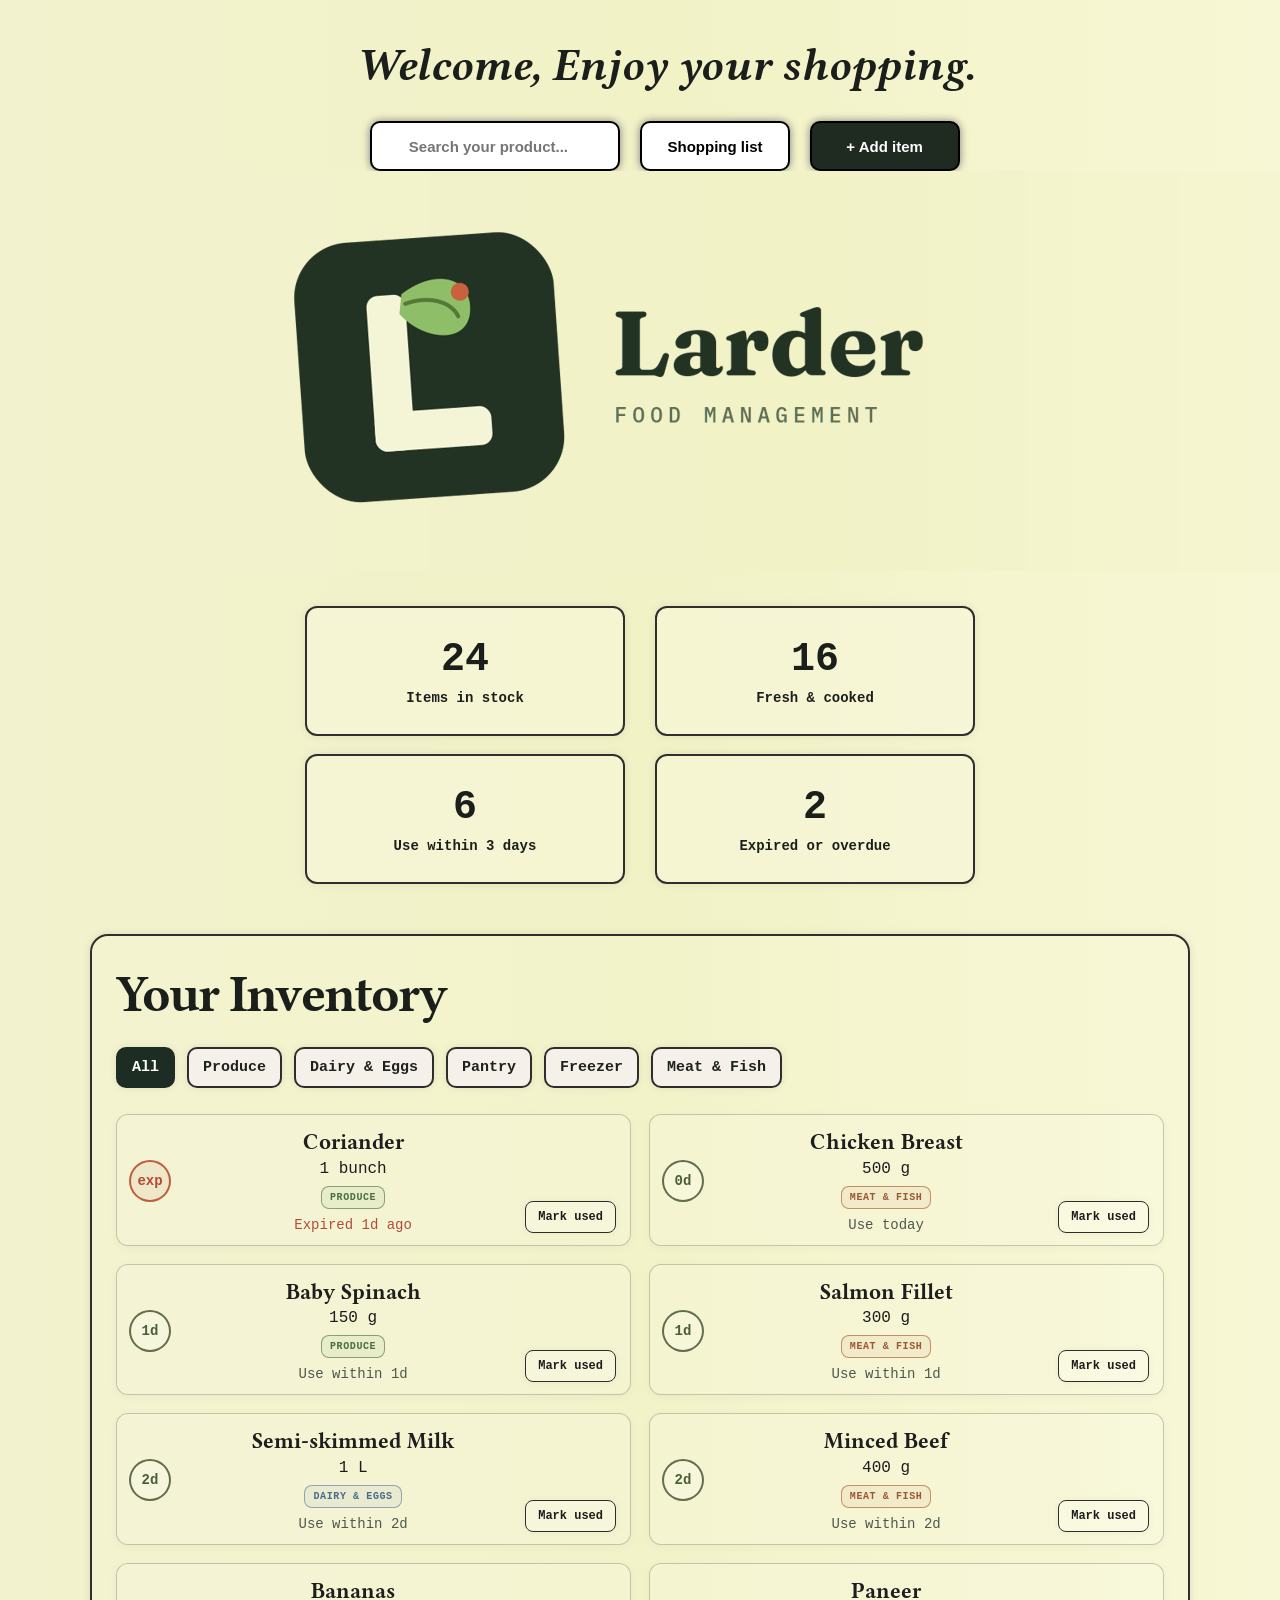
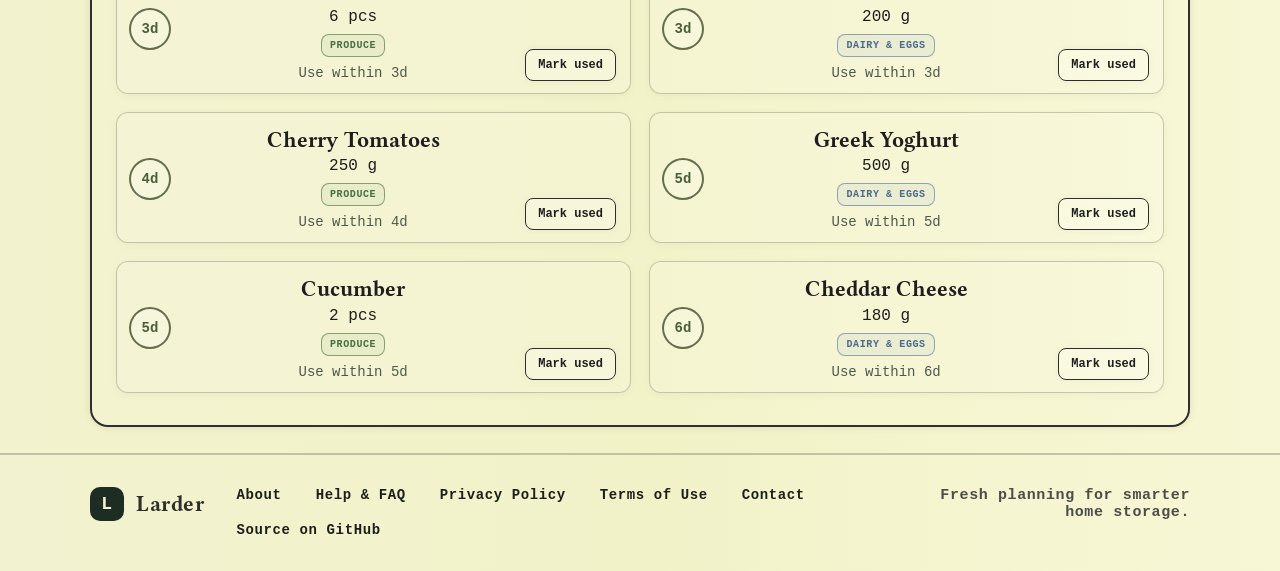
<file: index.html>
<!doctype html>
<html lang="en">
  <head>
    <meta charset="UTF-8" />
    <meta name="viewport" content="width=device-width, initial-scale=1.0" />
    <link rel="preconnect" href="https://fonts.googleapis.com" />
    <link rel="stylesheet" href="style.css" />
    <link rel="preconnect" href="https://fonts.gstatic.com" crossorigin />
    <link
      href="https://fonts.googleapis.com/css2?family=Libertinus+Serif:ital,wght@0,400;0,600;0,700;1,400;1,600;1,700&display=swap"
      rel="stylesheet"
    />
    <title>Document</title>
  </head>
  <body>
    <h1 class="welcome">Welcome, Enjoy your shopping.</h1>

    <div class="top">
      <input
        id="search"
        type="search"
        name=""
        id=""
        placeholder="Search your product..."
      />
      <button class="list">Shopping list</button>
      <button class="item">+ Add item</button>
      <div class="image">
        <img src="larder-logo-on-gradient.png" alt="Larder logo" />
      </div>
    </div>

    <section class="top-summary" aria-label="Inventory overview">
      <div class="stock">
        <div class="stock1">
          <h2 class="h2_24">24</h2>
          <p class="i_inStock">Items in stock</p>
        </div>
        <div class="stock2">
          <h2 class="h2_24">16</h2>
          <p class="i_inStock">Fresh & cooked</p>
        </div>
      </div>
      <div class="stocking">
        <div class="stock3">
          <h2 class="h2_24">6</h2>
          <p class="i_inStock">Use within 3 days</p>
        </div>
        <div class="stock4">
          <h2 class="h2_24">2</h2>
          <p class="i_inStock">Expired or overdue</p>
        </div>
      </div>
    </section>
    <section class="inventory" aria-labelledby="inventory-title">
      <h2 id="inventory-title">Your Inventory</h2>

      <nav class="i_items" aria-label="Inventory categories">
        <button class="filter-btn active" type="button">All</button>
        <button class="filter-btn" type="button">Produce</button>
        <button class="filter-btn" type="button">Dairy &amp; Eggs</button>
        <button class="filter-btn" type="button">Pantry</button>
        <button class="filter-btn" type="button">Freezer</button>
        <button class="filter-btn" type="button">Meat &amp; Fish</button>
      </nav>

      <div class="inventory-grid" aria-live="polite">
        <article
          class="inventory-card expired"
          data-category="Produce"
          data-name="coriander"
        >
          <div class="expiry-badge expired-badge">exp</div>
          <div class="item-info">
            <h3>Coriander</h3>
            <p class="quantity">1 bunch</p>
            <span class="category produce">Produce</span>
            <p class="status">Expired 1d ago</p>
          </div>
          <button class="mark-used" type="button">Mark used</button>
        </article>

        <article
          class="inventory-card"
          data-category="Meat &amp; Fish"
          data-name="chicken breast"
        >
          <div class="expiry-badge">0d</div>
          <div class="item-info">
            <h3>Chicken Breast</h3>
            <p class="quantity">500 g</p>
            <span class="category meat">Meat &amp; Fish</span>
            <p class="status">Use today</p>
          </div>
          <button class="mark-used" type="button">Mark used</button>
        </article>

        <article
          class="inventory-card"
          data-category="Produce"
          data-name="baby spinach"
        >
          <div class="expiry-badge">1d</div>
          <div class="item-info">
            <h3>Baby Spinach</h3>
            <p class="quantity">150 g</p>
            <span class="category produce">Produce</span>
            <p class="status">Use within 1d</p>
          </div>
          <button class="mark-used" type="button">Mark used</button>
        </article>

        <article
          class="inventory-card"
          data-category="Meat &amp; Fish"
          data-name="salmon fillet"
        >
          <div class="expiry-badge">1d</div>
          <div class="item-info">
            <h3>Salmon Fillet</h3>
            <p class="quantity">300 g</p>
            <span class="category meat">Meat &amp; Fish</span>
            <p class="status">Use within 1d</p>
          </div>
          <button class="mark-used" type="button">Mark used</button>
        </article>

        <article
          class="inventory-card"
          data-category="Dairy &amp; Eggs"
          data-name="semi-skimmed milk"
        >
          <div class="expiry-badge">2d</div>
          <div class="item-info">
            <h3>Semi-skimmed Milk</h3>
            <p class="quantity">1 L</p>
            <span class="category dairy">Dairy &amp; Eggs</span>
            <p class="status">Use within 2d</p>
          </div>
          <button class="mark-used" type="button">Mark used</button>
        </article>

        <article
          class="inventory-card"
          data-category="Meat &amp; Fish"
          data-name="minced beef"
        >
          <div class="expiry-badge">2d</div>
          <div class="item-info">
            <h3>Minced Beef</h3>
            <p class="quantity">400 g</p>
            <span class="category meat">Meat &amp; Fish</span>
            <p class="status">Use within 2d</p>
          </div>
          <button class="mark-used" type="button">Mark used</button>
        </article>

        <article
          class="inventory-card"
          data-category="Produce"
          data-name="bananas"
        >
          <div class="expiry-badge">3d</div>
          <div class="item-info">
            <h3>Bananas</h3>
            <p class="quantity">6 pcs</p>
            <span class="category produce">Produce</span>
            <p class="status">Use within 3d</p>
          </div>
          <button class="mark-used" type="button">Mark used</button>
        </article>

        <article
          class="inventory-card"
          data-category="Dairy &amp; Eggs"
          data-name="paneer"
        >
          <div class="expiry-badge">3d</div>
          <div class="item-info">
            <h3>Paneer</h3>
            <p class="quantity">200 g</p>
            <span class="category dairy">Dairy &amp; Eggs</span>
            <p class="status">Use within 3d</p>
          </div>
          <button class="mark-used" type="button">Mark used</button>
        </article>

        <article
          class="inventory-card"
          data-category="Produce"
          data-name="cherry tomatoes"
        >
          <div class="expiry-badge">4d</div>
          <div class="item-info">
            <h3>Cherry Tomatoes</h3>
            <p class="quantity">250 g</p>
            <span class="category produce">Produce</span>
            <p class="status">Use within 4d</p>
          </div>
          <button class="mark-used" type="button">Mark used</button>
        </article>

        <article
          class="inventory-card"
          data-category="Dairy &amp; Eggs"
          data-name="greek yoghurt"
        >
          <div class="expiry-badge">5d</div>
          <div class="item-info">
            <h3>Greek Yoghurt</h3>
            <p class="quantity">500 g</p>
            <span class="category dairy">Dairy &amp; Eggs</span>
            <p class="status">Use within 5d</p>
          </div>
          <button class="mark-used" type="button">Mark used</button>
        </article>

        <article
          class="inventory-card"
          data-category="Produce"
          data-name="cucumber"
        >
          <div class="expiry-badge">5d</div>
          <div class="item-info">
            <h3>Cucumber</h3>
            <p class="quantity">2 pcs</p>
            <span class="category produce">Produce</span>
            <p class="status">Use within 5d</p>
          </div>
          <button class="mark-used" type="button">Mark used</button>
        </article>

        <article
          class="inventory-card"
          data-category="Dairy &amp; Eggs"
          data-name="cheddar cheese"
        >
          <div class="expiry-badge">6d</div>
          <div class="item-info">
            <h3>Cheddar Cheese</h3>
            <p class="quantity">180 g</p>
            <span class="category dairy">Dairy &amp; Eggs</span>
            <p class="status">Use within 6d</p>
          </div>
          <button class="mark-used" type="button">Mark used</button>
        </article>
      </div>
    </section>

    <footer class="footer footer-large" role="contentinfo">
      <div class="footer-inner">
        <div class="footer-brand">
          <span class="footer-mark">L</span>
          <span>Larder</span>
        </div>

        <nav class="footer-links" aria-label="Footer navigation">
          <ul>
            <li><a href="#">About</a></li>
            <li><a href="#">Help &amp; FAQ</a></li>
            <li><a href="#">Privacy Policy</a></li>
            <li><a href="#">Terms of Use</a></li>
            <li><a href="#">Contact</a></li>
            <li><a href="https://github.com/romeeliqbal/Food-Management" target="_blank" rel="noopener">Source on GitHub</a></li>
          </ul>
        </nav>

        <div class="footer-tagline">
          <p>Fresh planning for smarter home storage.</p>
        </div>
      </div>
    </footer>
    <script src="script.js"></script>
  </body>
</html>
</file>
<file: style.css>
* {
  box-sizing: border-box;
}

body {
  margin: 0;
  background: #f2f2ce;
  background: linear-gradient(
    90deg,
    rgba(242, 242, 206, 1) 0%,
    rgba(242, 242, 199, 1) 51%,
    rgba(247, 247, 213, 1) 100%
  );
  color: #1b1f1b;
  font-family: "Courier New", Courier, monospace;
  text-align: center;
}
h1 {
  font-family: "Libertinus Serif", serif;
  font-weight: 700;
  font-style: italic;
  font-size: 45px;
}
img {
  margin-left: 100px;
}
#search {
  padding: 10px;
  border-radius: 10px;
  border: 2px solid black;
  background: white;
  width: 250px;
  height: 50px;
  text-align: center;
  font-weight: 700;
  color: black;
  font-size: 15px;
  box-shadow: 0 0 8px gray;
}
.top {
  margin-left: 50px;
}
.welcome {
  margin-left: 50px;
  padding-top: 10px;
}
.list {
  padding: 10px;
  border-radius: 10px;
  border: 2px solid black;
  background: white;
  width: 150px;
  height: 50px;
  text-align: center;
  font-weight: 700;
  color: black;
  font-size: 15px;
  box-shadow: 0 0 8px gray;
  margin-left: 10px;
}
.item {
  padding: 10px;
  border-radius: 10px;
  border: 2px solid black;
  background: rgb(31, 43, 32);
  width: 150px;
  height: 50px;
  text-align: center;
  font-weight: 700;
  color: black;
  font-size: 15px;
  color: white;
  font-weight: 700;
  box-shadow: 0 0 8px gray;
  margin-left: 10px;
}
.stock {
  display: flex;
  justify-content: center;
  gap: 30px;
  margin: 30px auto 0;
  max-width: 980px;
}
.stocking {
  display: flex;
  justify-content: center;
  gap: 30px;
  margin: 18px auto 0;
  max-width: 980px;
}
.stock1,
.stock2,
.stock3,
.stock4 {
  border: 2px solid #2f2f2f;
  width: min(320px, 42vw);
  min-height: 130px;
  background: rgba(255, 255, 255, 0.18);
  border-radius: 12px;
  box-shadow: 0 0 10px rgba(0, 0, 0, 0.08);
  display: flex;
  flex-direction: column;
  justify-content: center;
  align-items: center;
}

.stock1 h2,
.stock2 h2,
.stock3 h2,
.stock4 h2 {
  margin: 0;
  font-size: 40px;
  font-family: "Courier New", Courier, monospace;
  background: transparent;
}

.h2_24 {
  background: transparent;
  font-size: 35px;
}

.i_inStock {
  margin: 8px 0 0;
  background: transparent;
  font-size: 14px;
  font-weight: 700;
}
.inventory {
  margin: 50px auto 0;
  width: min(1100px, calc(100% - 30px));
  min-height: 900px;
  padding: 30px 24px 32px;
  border: 2px solid #2f2f2f;
  border-radius: 18px;
  box-shadow: 0 0 8px rgba(0, 0, 0, 0.1);
  background: rgba(255, 255, 255, 0.06);
}

.inventory h2 {
  margin: 0;
  font-size: 52px;
  font-family: "Libertinus Serif", serif;
  font-weight: 700;
  line-height: 1.1;
  letter-spacing: -0.04em;
  text-align: left;
}

.i_items {
  display: flex;
  flex-wrap: wrap;
  gap: 12px;
  margin: 24px 0 26px;
}

.filter-btn {
  appearance: none;
  border: 2px solid #2d2d2d;
  border-radius: 10px;
  background: #f5f1ea;
  color: #1e221d;
  font-family: "Courier New", Courier, monospace;
  font-size: 15px;
  font-weight: 700;
  padding: 10px 14px;
  cursor: pointer;
  box-shadow: 0 0 8px rgba(0, 0, 0, 0.08);
  transition:
    transform 0.2s ease,
    box-shadow 0.2s ease,
    background 0.2s ease;
}

.filter-btn:hover {
  transform: translateY(-1px);
  box-shadow: 0 4px 12px rgba(0, 0, 0, 0.08);
}

.filter-btn.active {
  background: #1d2d24;
  border-color: #1d2d24;
  color: #ffffff;
}

.inventory-grid {
  display: grid;
  grid-template-columns: repeat(2, minmax(280px, 1fr));
  gap: 18px 18px;
}

.inventory-card {
  display: grid;
  grid-template-columns: 52px minmax(0, 1fr) auto;
  align-items: center;
  gap: 14px;
  padding: 14px 14px 12px 12px;
  border: 1px solid rgba(0, 0, 0, 0.2);
  border-radius: 12px;
  background: rgba(255, 255, 255, 0.12);
  box-shadow: 0 2px 10px rgba(0, 0, 0, 0.04);
  transition:
    transform 0.2s ease,
    box-shadow 0.2s ease;
}

.inventory-card:hover {
  transform: translateY(-2px);
  box-shadow: 0 6px 18px rgba(0, 0, 0, 0.06);
}

.expiry-badge {
  width: 42px;
  height: 42px;
  border-radius: 50%;
  border: 2px solid rgba(84, 94, 62, 0.9);
  background: rgba(255, 255, 255, 0.2);
  color: #4a5e3a;
  display: flex;
  align-items: center;
  justify-content: center;
  font-size: 14px;
  font-weight: 700;
  font-family: "Courier New", Courier, monospace;
  line-height: 1;
}

.expired-badge {
  border-color: rgba(184, 79, 46, 0.9);
  color: #b14b39;
  background: rgba(176, 89, 63, 0.08);
}

.item-info {
  min-width: 0;
}

.item-info h3 {
  margin: 0 0 4px;
  font-size: 22px;
  line-height: 1.2;
  font-family: "Libertinus Serif", serif;
  font-weight: 700;
  color: #1e1e1e;
}

.quantity {
  margin: 0 0 8px;
  font-size: 16px;
  font-family: "Courier New", Courier, monospace;
  color: #1d1d1d;
}

.category {
  display: inline-block;
  padding: 5px 8px;
  border-radius: 8px;
  border: 1px solid rgba(0, 0, 0, 0.3);
  font-size: 10px;
  font-weight: 700;
  letter-spacing: 0.06em;
  text-transform: uppercase;
  font-family: "Courier New", Courier, monospace;
  margin-bottom: 8px;
}

.category.produce {
  background: rgba(109, 152, 92, 0.09);
  border-color: rgba(94, 129, 78, 0.7);
  color: #447043;
}

.category.dairy {
  background: rgba(106, 144, 181, 0.08);
  border-color: rgba(92, 123, 163, 0.65);
  color: #496a8c;
}

.category.meat {
  background: rgba(191, 118, 77, 0.08);
  border-color: rgba(177, 102, 63, 0.7);
  color: #9b5632;
}

.status {
  margin: 0;
  font-size: 14px;
  font-family: "Courier New", Courier, monospace;
  color: #4d584d;
}

.expired .status {
  color: #b14b39;
}

.mark-used {
  align-self: end;
  justify-self: end;
  appearance: none;
  border: 1px solid #2d2d2d;
  border-radius: 8px;
  background: rgba(255, 255, 255, 0.2);
  color: #1d1d1d;
  font-size: 12px;
  font-weight: 700;
  padding: 8px 12px;
  cursor: pointer;
  font-family: "Courier New", Courier, monospace;
  box-shadow: 0 0 8px rgba(0, 0, 0, 0.05);
  transition:
    transform 0.2s ease,
    background 0.2s ease;
}

.mark-used:hover {
  background: rgba(255, 255, 255, 0.4);
  transform: translateY(-1px);
}

.inventory-card.used {
  opacity: 0.7;
  filter: grayscale(0.15);
}

.top-summary {
  max-width: 980px;
  margin: 26px auto 0;
}

.footer {
  margin-top: 26px;
  padding: 18px 20px 28px;
  border-top: 2px solid rgba(47, 47, 47, 0.25);
  color: #2d2f2a;
  font-size: 14px;
  letter-spacing: 0.04em;
}

.footer-inner {
  max-width: 1100px;
  margin: 0 auto;
  display: flex;
  align-items: center;
  justify-content: space-between;
  gap: 16px;
}

.footer-brand {
  display: inline-flex;
  align-items: center;
  gap: 10px;
  font-family: "Libertinus Serif", serif;
  font-size: 20px;
  font-weight: 700;
}

.footer-mark {
  display: inline-flex;
  align-items: center;
  justify-content: center;
  width: 26px;
  height: 26px;
  border-radius: 8px;
  background: #1d2d24;
  color: #f2f2ce;
  font-family: "Courier New", Courier, monospace;
  font-size: 16px;
  font-weight: 700;
}

.footer p {
  margin: 0;
  color: #4b4d48;
  font-size: 13px;
  font-weight: 600;
}

/* Footer enhancements - add/merge into style.css */
.footer.footer-large {
  padding: 32px 24px;
  border-top: 2px solid rgba(47, 47, 47, 0.25);
  background: rgba(255, 255, 255, 0.03);
  font-size: 15px;
}

.footer-inner {
  max-width: 1100px;
  margin: 0 auto;
  display: flex;
  align-items: flex-start;
  justify-content: space-between;
  gap: 24px;
}

/* Make brand a little more prominent */
.footer-brand {
  display: inline-flex;
  align-items: center;
  gap: 12px;
  font-family: "Libertinus Serif", serif;
  font-size: 22px;
  font-weight: 700;
}

.footer-mark {
  width: 34px;
  height: 34px;
  border-radius: 10px;
  background: #1d2d24;
  color: #f2f2ce;
  font-size: 18px;
  display: inline-flex;
  align-items: center;
  justify-content: center;
}

/* Footer navigation links */
.footer-links ul {
  list-style: none;
  margin: 0;
  padding: 0;
  display: flex;
  gap: 18px;
  align-items: center;
  flex-wrap: wrap;
}

.footer-links a {
  color: #1b1f1b;
  text-decoration: none;
  font-family: "Courier New", Courier, monospace;
  font-weight: 700;
  font-size: 14px;
  padding: 6px 8px;
  border-radius: 8px;
  transition: background 0.15s ease, color 0.15s ease;
}

.footer-links a:hover,
.footer-links a:focus {
  background: rgba(29, 45, 36, 0.08);
  outline: none;
  color: #1d2d24;
}

/* Tagline / description */
.footer-tagline p {
  margin: 0;
  color: #4b4d48;
  font-size: 15px;
  font-weight: 600;
  max-width: 320px;
  text-align: right;
}

/* Responsive: stack footer on narrow screens */
@media (max-width: 840px) {
  .footer-inner {
    flex-direction: column;
    align-items: center;
    gap: 16px;
    text-align: center;
  }

  .footer-tagline p {
    text-align: center;
    max-width: none;
  }

  .footer-links ul {
    justify-content: center;
    gap: 12px;
  }
}
</file>
